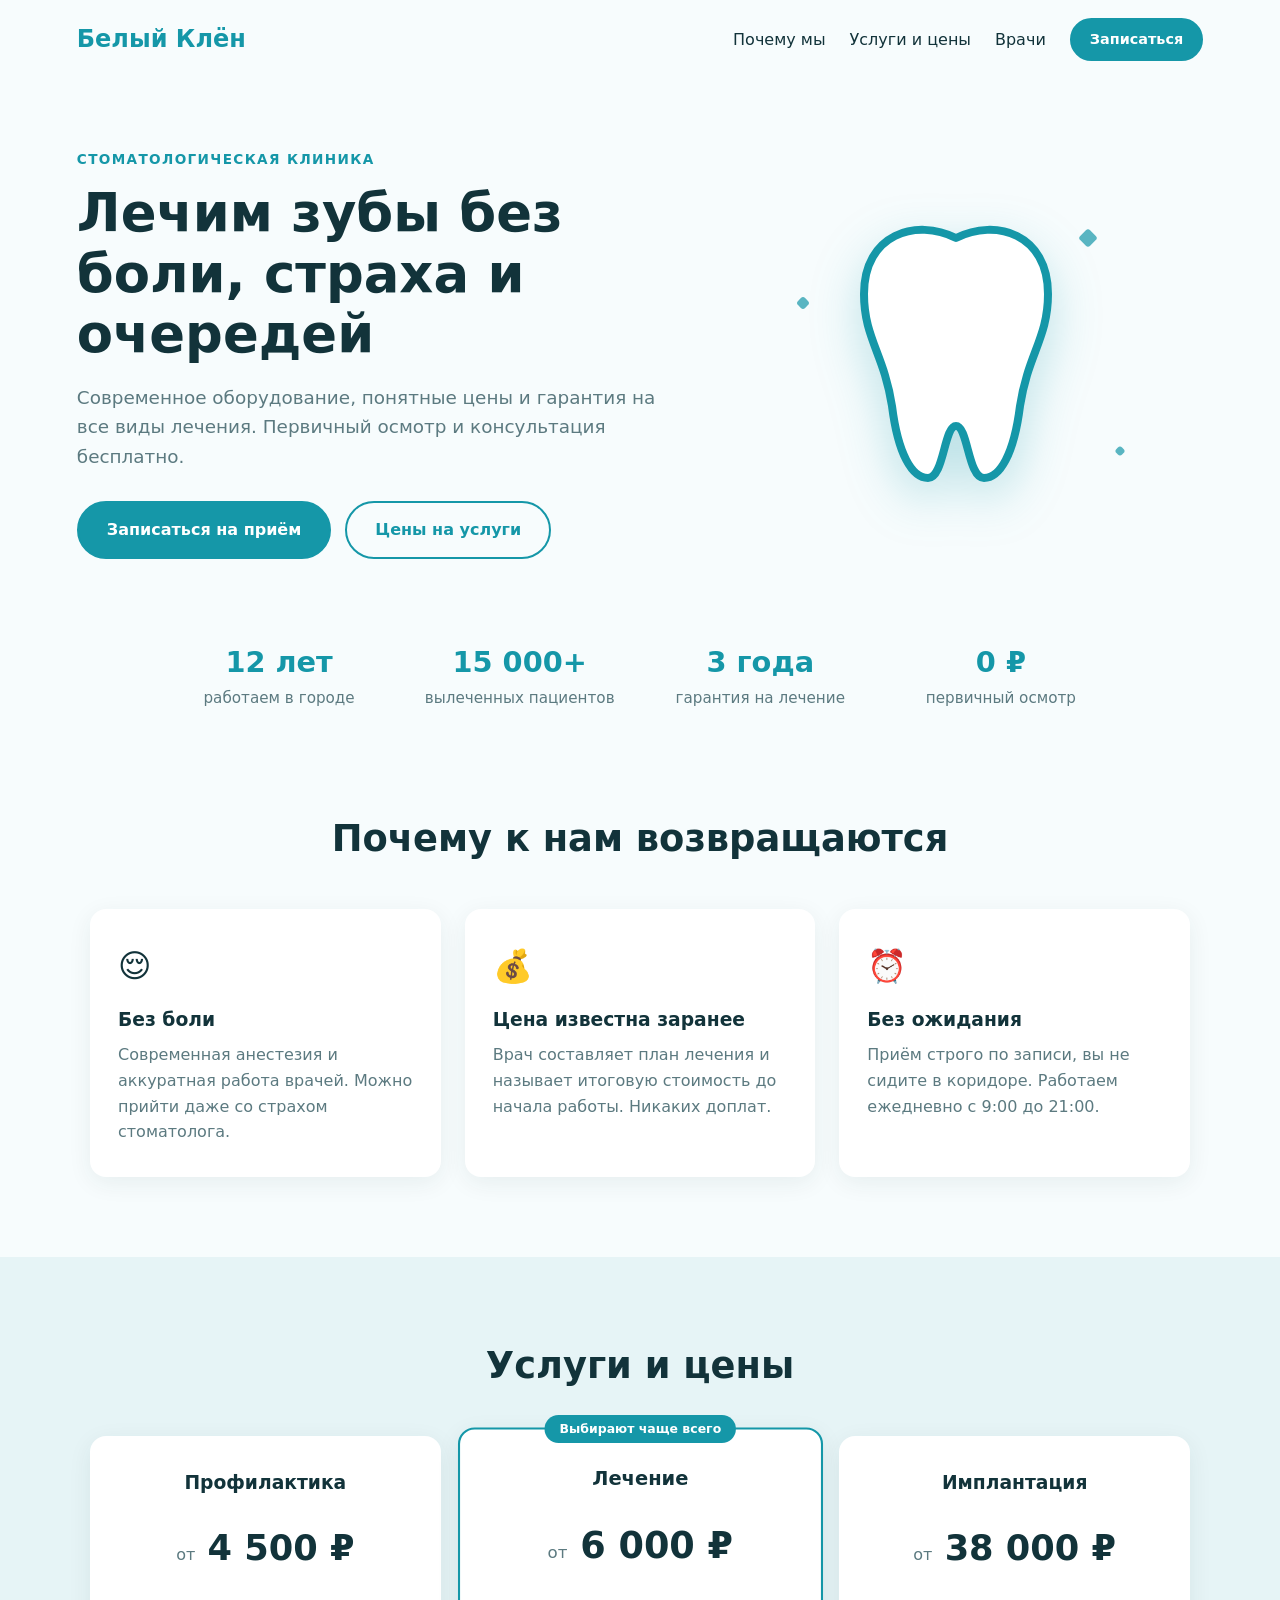
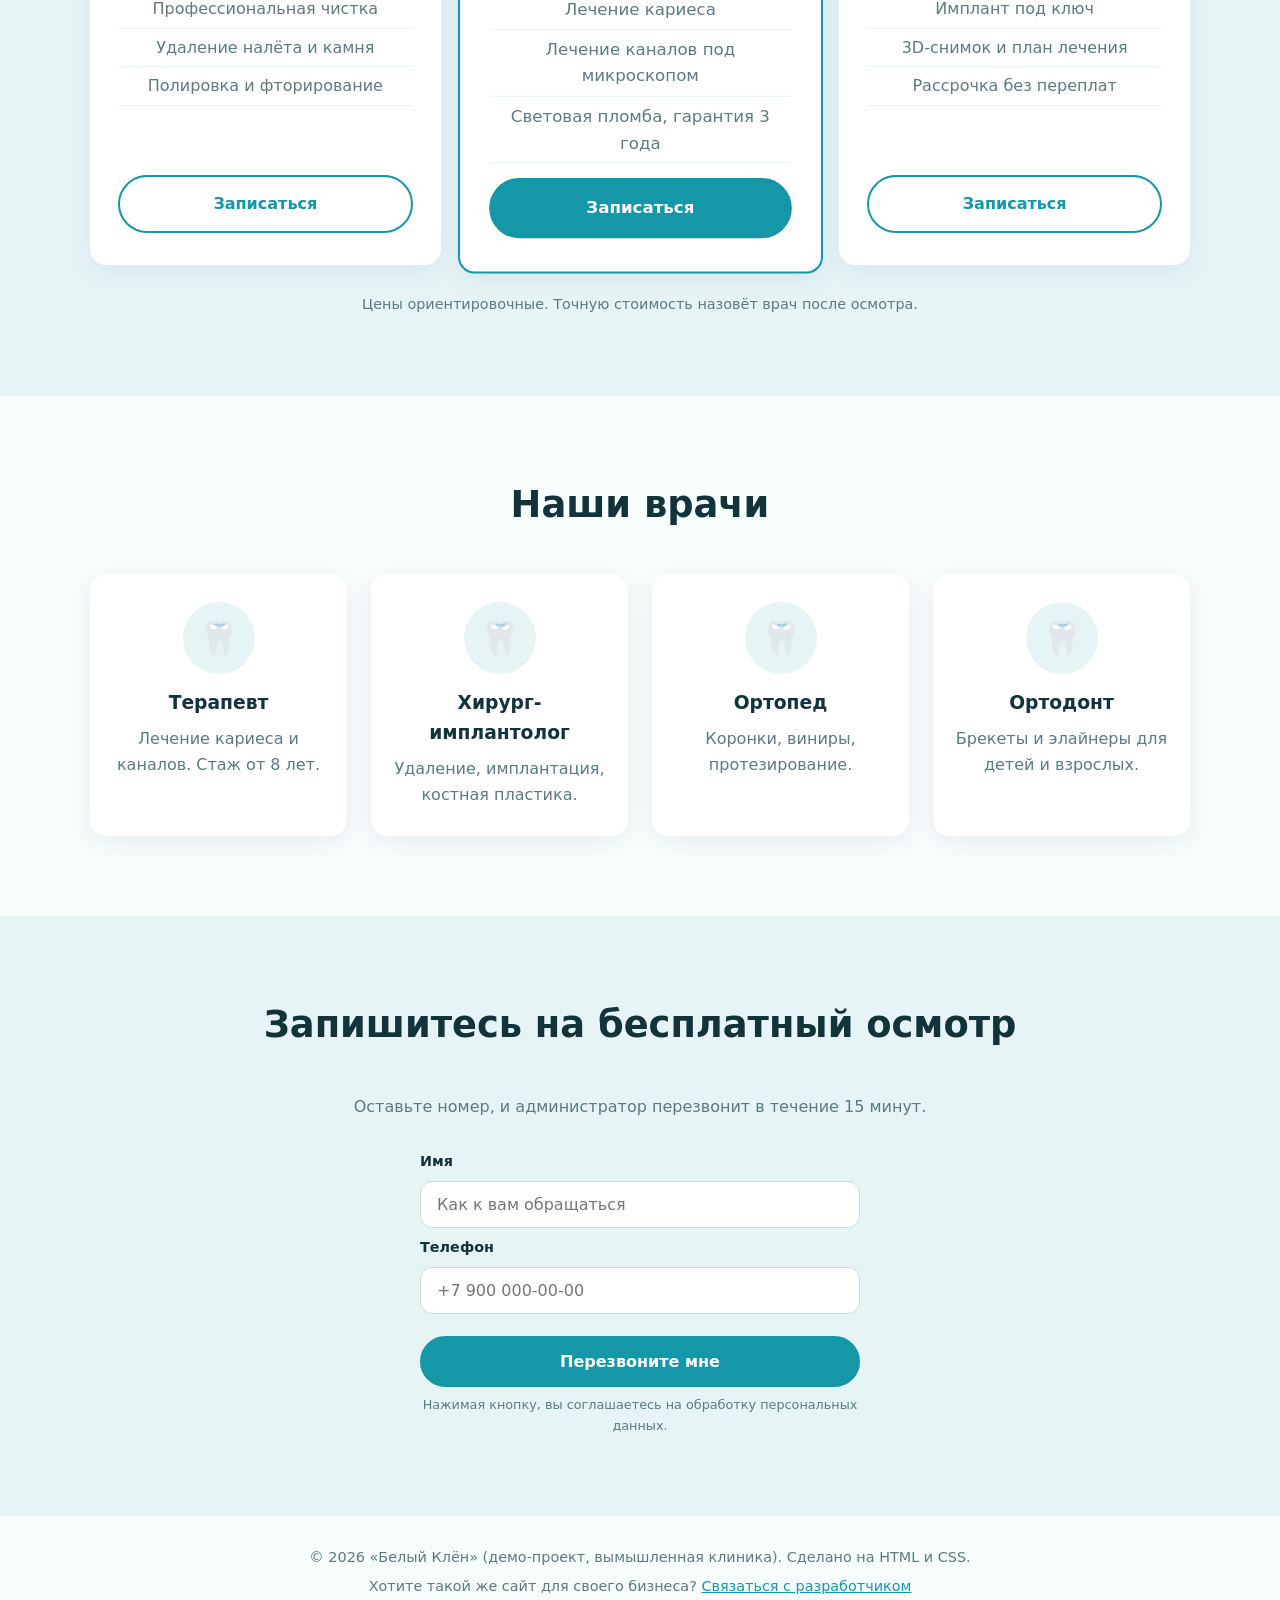
<file: dental-landing/index.html>
<!DOCTYPE html>
<html lang="ru">
<head>
  <meta charset="UTF-8">
  <meta name="viewport" content="width=device-width, initial-scale=1">
  <title>Белый Клён – стоматология без боли и очередей</title>
  <meta name="description" content="Демо-лендинг вымышленной стоматологической клиники. Адаптивная вёрстка, HTML и CSS.">
  <link rel="stylesheet" href="style.css">
</head>
<body>
  <header class="nav">
    <a class="logo" href="#top">Белый Клён</a>
    <nav>
      <a href="#why">Почему мы</a>
      <a href="#services">Услуги и цены</a>
      <a href="#team">Врачи</a>
      <a href="#contact" class="btn btn-small">Записаться</a>
    </nav>
  </header>

  <main id="top">
    <section class="hero">
      <div class="hero-text">
        <p class="eyebrow">Стоматологическая клиника</p>
        <h1>Лечим зубы без боли, страха и очередей</h1>
        <p class="lead">Современное оборудование, понятные цены и гарантия на все виды лечения. Первичный осмотр и консультация бесплатно.</p>
        <div class="hero-actions">
          <a href="#contact" class="btn">Записаться на приём</a>
          <a href="#services" class="btn btn-outline">Цены на услуги</a>
        </div>
      </div>
      <div class="hero-art" aria-hidden="true">
        <svg class="tooth" viewBox="0 0 120 140" xmlns="http://www.w3.org/2000/svg">
          <path d="M60 12C40 2 14 10 14 40c0 22 10 30 14 56 3 24 10 36 18 36 8 0 8-26 14-26s6 26 14 26c8 0 15-12 18-36 4-26 14-34 14-56C106 10 80 2 60 12Z"/>
        </svg>
        <span class="spark sp1"></span><span class="spark sp2"></span><span class="spark sp3"></span>
      </div>
    </section>

    <section class="stats">
      <div><strong>12 лет</strong><span>работаем в городе</span></div>
      <div><strong>15 000+</strong><span>вылеченных пациентов</span></div>
      <div><strong>3 года</strong><span>гарантия на лечение</span></div>
      <div><strong>0 ₽</strong><span>первичный осмотр</span></div>
    </section>

    <section id="why" class="section">
      <h2>Почему к нам возвращаются</h2>
      <div class="grid three">
        <article class="card">
          <div class="icon">😌</div>
          <h3>Без боли</h3>
          <p>Современная анестезия и аккуратная работа врачей. Можно прийти даже со страхом стоматолога.</p>
        </article>
        <article class="card">
          <div class="icon">💰</div>
          <h3>Цена известна заранее</h3>
          <p>Врач составляет план лечения и называет итоговую стоимость до начала работы. Никаких доплат.</p>
        </article>
        <article class="card">
          <div class="icon">⏰</div>
          <h3>Без ожидания</h3>
          <p>Приём строго по записи, вы не сидите в коридоре. Работаем ежедневно с 9:00 до 21:00.</p>
        </article>
      </div>
    </section>

    <section id="services" class="section alt">
      <h2>Услуги и цены</h2>
      <div class="grid three">
        <article class="card price">
          <h3>Профилактика</h3>
          <p class="amount"><small>от</small> 4 500 ₽</p>
          <ul>
            <li>Профессиональная чистка</li>
            <li>Удаление налёта и камня</li>
            <li>Полировка и фторирование</li>
          </ul>
          <a href="#contact" class="btn btn-outline">Записаться</a>
        </article>
        <article class="card price featured">
          <span class="badge">Выбирают чаще всего</span>
          <h3>Лечение</h3>
          <p class="amount"><small>от</small> 6 000 ₽</p>
          <ul>
            <li>Лечение кариеса</li>
            <li>Лечение каналов под микроскопом</li>
            <li>Световая пломба, гарантия 3 года</li>
          </ul>
          <a href="#contact" class="btn">Записаться</a>
        </article>
        <article class="card price">
          <h3>Имплантация</h3>
          <p class="amount"><small>от</small> 38 000 ₽</p>
          <ul>
            <li>Имплант под ключ</li>
            <li>3D-снимок и план лечения</li>
            <li>Рассрочка без переплат</li>
          </ul>
          <a href="#contact" class="btn btn-outline">Записаться</a>
        </article>
      </div>
      <p class="center muted note">Цены ориентировочные. Точную стоимость назовёт врач после осмотра.</p>
    </section>

    <section id="team" class="section">
      <h2>Наши врачи</h2>
      <div class="grid four">
        <article class="card doctor">
          <div class="avatar">🦷</div>
          <h3>Терапевт</h3>
          <p>Лечение кариеса и каналов. Стаж от 8 лет.</p>
        </article>
        <article class="card doctor">
          <div class="avatar">🦷</div>
          <h3>Хирург-имплантолог</h3>
          <p>Удаление, имплантация, костная пластика.</p>
        </article>
        <article class="card doctor">
          <div class="avatar">🦷</div>
          <h3>Ортопед</h3>
          <p>Коронки, виниры, протезирование.</p>
        </article>
        <article class="card doctor">
          <div class="avatar">🦷</div>
          <h3>Ортодонт</h3>
          <p>Брекеты и элайнеры для детей и взрослых.</p>
        </article>
      </div>
    </section>

    <section id="contact" class="section alt">
      <h2>Запишитесь на бесплатный осмотр</h2>
      <p class="center muted">Оставьте номер, и администратор перезвонит в течение 15 минут.</p>
      <form class="form" action="#" method="post" onsubmit="event.preventDefault(); this.querySelector('button').textContent='Заявка отправлена ✓';">
        <label for="name">Имя</label>
        <input id="name" name="name" type="text" placeholder="Как к вам обращаться" required>
        <label for="phone">Телефон</label>
        <input id="phone" name="phone" type="tel" placeholder="+7 900 000-00-00" required>
        <button class="btn" type="submit">Перезвоните мне</button>
        <p class="agree">Нажимая кнопку, вы соглашаетесь на обработку персональных данных.</p>
      </form>
    </section>
  </main>

  <footer class="footer">
    <p>© 2026 «Белый Клён» (демо-проект, вымышленная клиника). Сделано на HTML и CSS.</p>
    <p>Хотите такой же сайт для своего бизнеса? <a href="https://t.me/fuck_thisusename">Связаться с разработчиком</a></p>
  </footer>
</body>
</html>
</file>
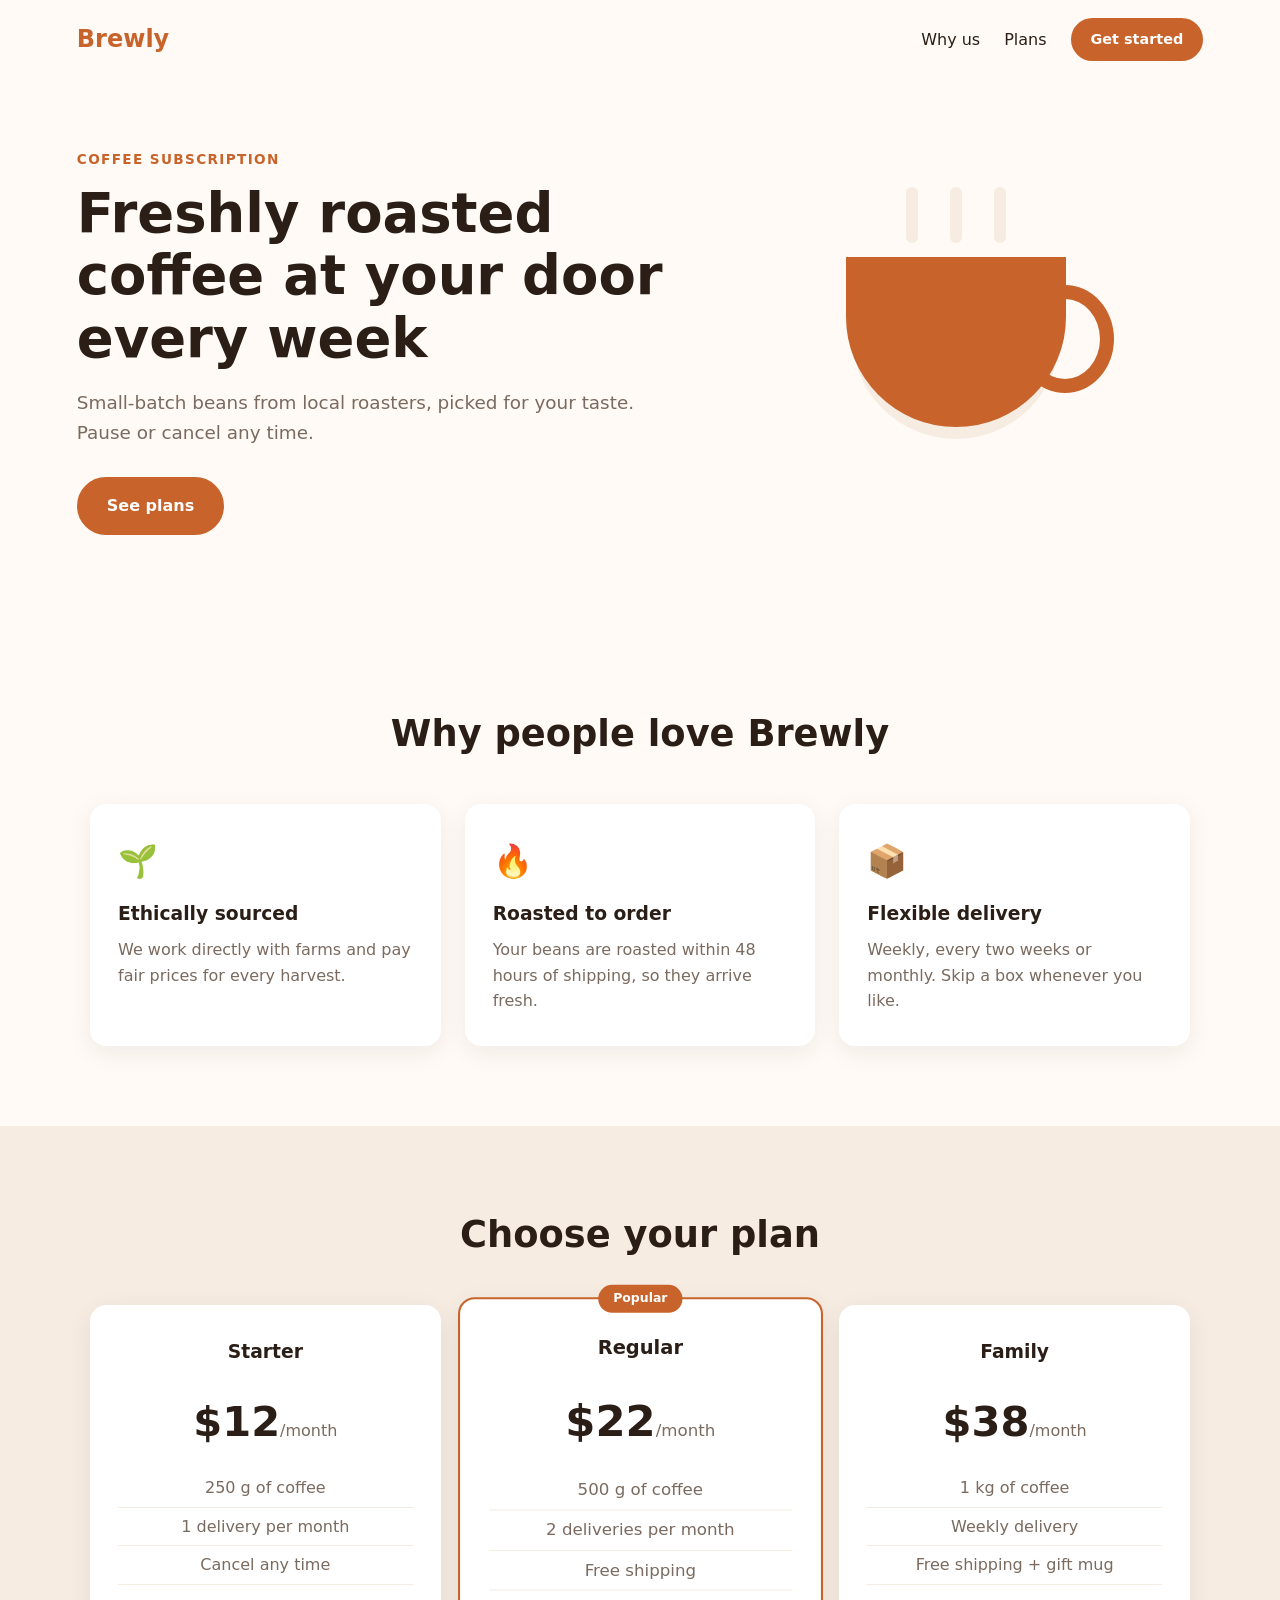
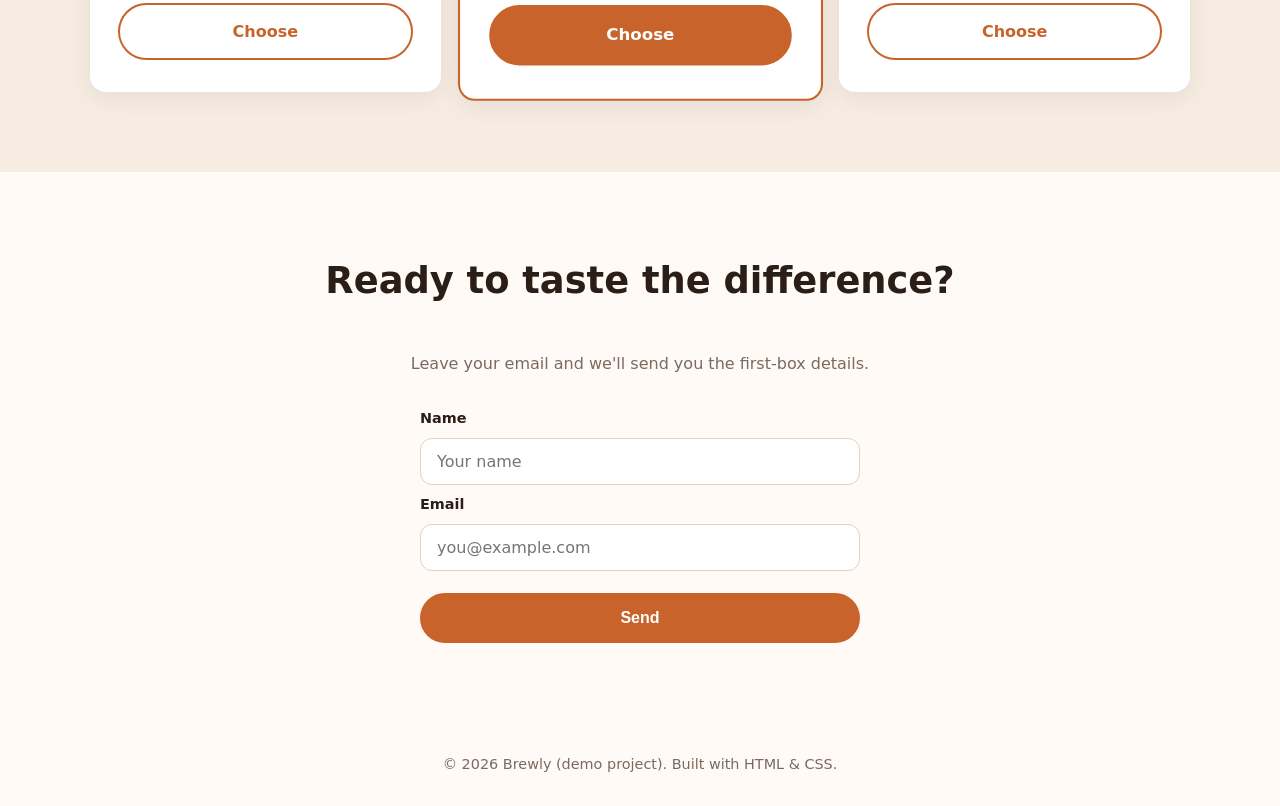
<file: landing-page/index.html>
<!DOCTYPE html>
<html lang="en">
<head>
  <meta charset="UTF-8">
  <meta name="viewport" content="width=device-width, initial-scale=1">
  <title>Brewly – Fresh coffee, delivered</title>
  <meta name="description" content="Demo landing page: a fictional coffee subscription. Responsive HTML and CSS.">
  <link rel="stylesheet" href="style.css">
</head>
<body>
  <header class="nav">
    <a class="logo" href="#top">Brewly</a>
    <nav>
      <a href="#features">Why us</a>
      <a href="#pricing">Plans</a>
      <a href="#contact" class="btn btn-small">Get started</a>
    </nav>
  </header>

  <main id="top">
    <section class="hero">
      <div class="hero-text">
        <p class="eyebrow">Coffee subscription</p>
        <h1>Freshly roasted coffee at your door every week</h1>
        <p class="lead">Small-batch beans from local roasters, picked for your taste. Pause or cancel any time.</p>
        <a href="#pricing" class="btn">See plans</a>
      </div>
      <div class="hero-art" aria-hidden="true">
        <div class="cup">
          <span class="steam s1"></span><span class="steam s2"></span><span class="steam s3"></span>
        </div>
      </div>
    </section>

    <section id="features" class="section">
      <h2>Why people love Brewly</h2>
      <div class="grid three">
        <article class="card">
          <div class="icon">🌱</div>
          <h3>Ethically sourced</h3>
          <p>We work directly with farms and pay fair prices for every harvest.</p>
        </article>
        <article class="card">
          <div class="icon">🔥</div>
          <h3>Roasted to order</h3>
          <p>Your beans are roasted within 48 hours of shipping, so they arrive fresh.</p>
        </article>
        <article class="card">
          <div class="icon">📦</div>
          <h3>Flexible delivery</h3>
          <p>Weekly, every two weeks or monthly. Skip a box whenever you like.</p>
        </article>
      </div>
    </section>

    <section id="pricing" class="section alt">
      <h2>Choose your plan</h2>
      <div class="grid three">
        <article class="card price">
          <h3>Starter</h3>
          <p class="amount">$12<span>/month</span></p>
          <ul><li>250 g of coffee</li><li>1 delivery per month</li><li>Cancel any time</li></ul>
          <a href="#contact" class="btn btn-outline">Choose</a>
        </article>
        <article class="card price featured">
          <span class="badge">Popular</span>
          <h3>Regular</h3>
          <p class="amount">$22<span>/month</span></p>
          <ul><li>500 g of coffee</li><li>2 deliveries per month</li><li>Free shipping</li></ul>
          <a href="#contact" class="btn">Choose</a>
        </article>
        <article class="card price">
          <h3>Family</h3>
          <p class="amount">$38<span>/month</span></p>
          <ul><li>1 kg of coffee</li><li>Weekly delivery</li><li>Free shipping + gift mug</li></ul>
          <a href="#contact" class="btn btn-outline">Choose</a>
        </article>
      </div>
    </section>

    <section id="contact" class="section">
      <h2>Ready to taste the difference?</h2>
      <p class="center muted">Leave your email and we'll send you the first-box details.</p>
      <form class="form" action="#" method="post" onsubmit="event.preventDefault(); this.querySelector('button').textContent='Thank you! ✓';">
        <label for="name">Name</label>
        <input id="name" name="name" type="text" placeholder="Your name" required>
        <label for="email">Email</label>
        <input id="email" name="email" type="email" placeholder="you@example.com" required>
        <button class="btn" type="submit">Send</button>
      </form>
    </section>
  </main>

  <footer class="footer">
    <p>© 2026 Brewly (demo project). Built with HTML &amp; CSS.</p>
  </footer>
</body>
</html>
</file>
<file: dental-landing/style.css>
:root {
  --bg: #f7fcfd;
  --bg-alt: #e6f4f6;
  --ink: #12333a;
  --muted: #5c7a80;
  --accent: #1597a8;
  --accent-dark: #0f7685;
  --card: #ffffff;
  --radius: 16px;
}

* { box-sizing: border-box; margin: 0; padding: 0; }
html { scroll-behavior: smooth; }

body {
  font-family: system-ui, -apple-system, "Segoe UI", Roboto, sans-serif;
  background: var(--bg);
  color: var(--ink);
  line-height: 1.6;
}

a { color: inherit; text-decoration: none; }

/* Navigation */
.nav {
  display: flex;
  align-items: center;
  justify-content: space-between;
  padding: 18px 6vw;
  position: sticky;
  top: 0;
  background: rgba(247, 252, 253, 0.92);
  backdrop-filter: blur(8px);
  z-index: 10;
}
.logo { font-size: 1.5rem; font-weight: 800; color: var(--accent); }
.nav nav { display: flex; align-items: center; gap: 24px; }
.nav nav a:not(.btn):hover { color: var(--accent); }

/* Buttons */
.btn {
  display: inline-block;
  background: var(--accent);
  color: #fff;
  padding: 14px 28px;
  border: 2px solid var(--accent);
  border-radius: 999px;
  font-weight: 600;
  font-size: 1rem;
  font-family: inherit;
  cursor: pointer;
  text-align: center;
  transition: background 0.2s, color 0.2s;
}
.btn:hover { background: var(--accent-dark); border-color: var(--accent-dark); }
.btn-small { padding: 8px 18px; font-size: 0.9rem; }
.btn-outline { background: transparent; color: var(--accent); }
.btn-outline:hover { background: var(--accent); color: #fff; }

/* Hero */
.hero {
  display: grid;
  grid-template-columns: 1.2fr 1fr;
  align-items: center;
  gap: 40px;
  padding: 70px 6vw 80px;
}
.eyebrow {
  color: var(--accent);
  font-weight: 700;
  letter-spacing: 0.1em;
  text-transform: uppercase;
  font-size: 0.85rem;
  margin-bottom: 12px;
}
h1 { font-size: clamp(2rem, 5vw, 3.3rem); line-height: 1.15; margin-bottom: 18px; }
.lead { font-size: 1.15rem; color: var(--muted); max-width: 32em; margin-bottom: 30px; }
.hero-actions { display: flex; flex-wrap: wrap; gap: 14px; }

/* Tooth illustration */
.hero-art { position: relative; display: flex; justify-content: center; }
.tooth {
  width: 240px;
  fill: #fff;
  stroke: var(--accent);
  stroke-width: 4;
  stroke-linejoin: round;
  filter: drop-shadow(0 18px 24px rgba(21, 151, 168, 0.25));
  animation: float 4s ease-in-out infinite;
}
.spark {
  position: absolute;
  width: 14px;
  height: 14px;
  background: var(--accent);
  border-radius: 3px;
  transform: rotate(45deg);
  opacity: 0.7;
  animation: twinkle 2.6s ease-in-out infinite;
}
.sp1 { top: 6%; right: 22%; }
.sp2 { top: 30%; left: 18%; width: 10px; height: 10px; animation-delay: 0.8s; }
.sp3 { bottom: 14%; right: 16%; width: 8px; height: 8px; animation-delay: 1.6s; }
@keyframes float {
  0%, 100% { transform: translateY(0); }
  50% { transform: translateY(-12px); }
}
@keyframes twinkle {
  0%, 100% { opacity: 0.2; transform: rotate(45deg) scale(0.7); }
  50% { opacity: 0.9; transform: rotate(45deg) scale(1.1); }
}

/* Stats strip */
.stats {
  display: grid;
  grid-template-columns: repeat(4, 1fr);
  gap: 16px;
  max-width: 1100px;
  margin: 0 auto;
  padding: 0 6vw 20px;
  text-align: center;
}
.stats strong { display: block; font-size: 1.8rem; color: var(--accent); }
.stats span { color: var(--muted); font-size: 0.95rem; }

/* Sections */
.section { padding: 80px 6vw; }
.section.alt { background: var(--bg-alt); }
h2 { text-align: center; font-size: clamp(1.6rem, 3.5vw, 2.3rem); margin-bottom: 40px; }
.center { text-align: center; }
.muted { color: var(--muted); }
.note { margin-top: 28px; font-size: 0.9rem; }

.grid { display: grid; gap: 24px; max-width: 1100px; margin: 0 auto; }
.grid.three { grid-template-columns: repeat(3, 1fr); }
.grid.four { grid-template-columns: repeat(4, 1fr); }

.card {
  background: var(--card);
  padding: 32px 28px;
  border-radius: var(--radius);
  box-shadow: 0 6px 24px rgba(18, 51, 58, 0.07);
}
.card h3 { margin-bottom: 8px; }
.card p { color: var(--muted); }
.icon { font-size: 2rem; margin-bottom: 12px; }

/* Pricing */
.price { text-align: center; position: relative; display: flex; flex-direction: column; gap: 14px; }
.price.featured { border: 2px solid var(--accent); transform: scale(1.04); }
.amount { font-size: 2.2rem; font-weight: 800; color: var(--ink) !important; }
.amount small { font-size: 1rem; font-weight: 400; color: var(--muted); }
.price ul { list-style: none; color: var(--muted); }
.price li { padding: 6px 0; border-bottom: 1px solid var(--bg-alt); }
.price .btn { margin-top: auto; }
.badge {
  position: absolute;
  top: -14px;
  left: 50%;
  transform: translateX(-50%);
  background: var(--accent);
  color: #fff;
  font-size: 0.75rem;
  font-weight: 700;
  padding: 4px 14px;
  border-radius: 999px;
  white-space: nowrap;
}

/* Doctors */
.doctor { text-align: center; padding: 28px 20px; }
.avatar {
  width: 72px;
  height: 72px;
  margin: 0 auto 14px;
  display: grid;
  place-items: center;
  font-size: 2rem;
  background: var(--bg-alt);
  border-radius: 50%;
}

/* Form */
.form {
  max-width: 440px;
  margin: 30px auto 0;
  display: flex;
  flex-direction: column;
  gap: 8px;
}
.form label { font-weight: 600; font-size: 0.9rem; }
.form input {
  padding: 13px 16px;
  border: 1.5px solid #c5dde1;
  border-radius: 12px;
  font-size: 1rem;
  font-family: inherit;
  background: #fff;
}
.form input:focus { outline: none; border-color: var(--accent); }
.form .btn { margin-top: 14px; }
.agree { font-size: 0.8rem; color: var(--muted); text-align: center; }

.footer { text-align: center; padding: 30px 6vw; color: var(--muted); font-size: 0.9rem; }
.footer p + p { margin-top: 6px; }
.footer a { color: var(--accent); text-decoration: underline; }

/* Tablet & mobile */
@media (max-width: 900px) {
  .grid.four { grid-template-columns: repeat(2, 1fr); }
  .stats { grid-template-columns: repeat(2, 1fr); }
}
@media (max-width: 820px) {
  .hero { grid-template-columns: 1fr; text-align: center; padding-top: 40px; }
  .lead { margin-left: auto; margin-right: auto; }
  .hero-actions { justify-content: center; }
  .hero-art { order: -1; }
  .tooth { width: 180px; }
  .grid.three { grid-template-columns: 1fr; max-width: 460px; }
  .price.featured { transform: none; }
  .nav nav a:not(.btn) { display: none; }
  .section { padding: 60px 6vw; }
}
@media (max-width: 480px) {
  .grid.four { grid-template-columns: 1fr; max-width: 460px; }
}
</file>
<file: landing-page/style.css>
:root {
  --bg: #fffaf5;
  --bg-alt: #f6ece2;
  --ink: #2a1e17;
  --muted: #7a6a5f;
  --accent: #c8642b;
  --accent-dark: #a44e1e;
  --card: #ffffff;
  --radius: 16px;
}

* { box-sizing: border-box; margin: 0; padding: 0; }
html { scroll-behavior: smooth; }

body {
  font-family: system-ui, -apple-system, "Segoe UI", Roboto, sans-serif;
  background: var(--bg);
  color: var(--ink);
  line-height: 1.6;
}

a { color: inherit; text-decoration: none; }

/* Navigation */
.nav {
  display: flex;
  align-items: center;
  justify-content: space-between;
  padding: 18px 6vw;
  position: sticky;
  top: 0;
  background: rgba(255, 250, 245, 0.92);
  backdrop-filter: blur(8px);
  z-index: 10;
}
.logo { font-size: 1.5rem; font-weight: 800; color: var(--accent); }
.nav nav { display: flex; align-items: center; gap: 24px; }
.nav nav a:not(.btn):hover { color: var(--accent); }

/* Buttons */
.btn {
  display: inline-block;
  background: var(--accent);
  color: #fff;
  padding: 14px 28px;
  border: 2px solid var(--accent);
  border-radius: 999px;
  font-weight: 600;
  font-size: 1rem;
  cursor: pointer;
  transition: background 0.2s, color 0.2s;
}
.btn:hover { background: var(--accent-dark); border-color: var(--accent-dark); }
.btn-small { padding: 8px 18px; font-size: 0.9rem; }
.btn-outline { background: transparent; color: var(--accent); }
.btn-outline:hover { background: var(--accent); color: #fff; }

/* Hero */
.hero {
  display: grid;
  grid-template-columns: 1.2fr 1fr;
  align-items: center;
  gap: 40px;
  padding: 70px 6vw 90px;
}
.eyebrow {
  color: var(--accent);
  font-weight: 700;
  letter-spacing: 0.1em;
  text-transform: uppercase;
  font-size: 0.85rem;
  margin-bottom: 12px;
}
h1 { font-size: clamp(2rem, 5vw, 3.4rem); line-height: 1.15; margin-bottom: 18px; }
.lead { font-size: 1.15rem; color: var(--muted); max-width: 32em; margin-bottom: 30px; }

/* CSS-only coffee cup */
.hero-art { display: flex; justify-content: center; }
.cup {
  position: relative;
  width: 220px;
  height: 170px;
  background: var(--accent);
  border-radius: 0 0 110px 110px;
  box-shadow: 0 18px 0 -6px var(--bg-alt);
}
.cup::before {
  content: "";
  position: absolute;
  right: -48px;
  top: 28px;
  width: 70px;
  height: 80px;
  border: 14px solid var(--accent);
  border-radius: 50%;
}
.steam {
  position: absolute;
  top: -70px;
  width: 12px;
  height: 56px;
  background: var(--bg-alt);
  border-radius: 12px;
  animation: rise 2.4s ease-in-out infinite;
}
.s1 { left: 60px; }
.s2 { left: 104px; animation-delay: 0.5s; }
.s3 { left: 148px; animation-delay: 1s; }
@keyframes rise {
  0%, 100% { transform: translateY(0); opacity: 0.4; }
  50% { transform: translateY(-14px); opacity: 1; }
}

/* Sections */
.section { padding: 80px 6vw; }
.section.alt { background: var(--bg-alt); }
h2 { text-align: center; font-size: clamp(1.6rem, 3.5vw, 2.3rem); margin-bottom: 40px; }
.center { text-align: center; }
.muted { color: var(--muted); }

.grid { display: grid; gap: 24px; max-width: 1100px; margin: 0 auto; }
.grid.three { grid-template-columns: repeat(3, 1fr); }

.card {
  background: var(--card);
  padding: 32px 28px;
  border-radius: var(--radius);
  box-shadow: 0 6px 24px rgba(42, 30, 23, 0.07);
}
.card h3 { margin-bottom: 8px; }
.card p { color: var(--muted); }
.icon { font-size: 2rem; margin-bottom: 12px; }

/* Pricing */
.price { text-align: center; position: relative; display: flex; flex-direction: column; gap: 14px; }
.price.featured { border: 2px solid var(--accent); transform: scale(1.04); }
.amount { font-size: 2.6rem; font-weight: 800; color: var(--ink) !important; }
.amount span { font-size: 1rem; font-weight: 400; color: var(--muted); }
.price ul { list-style: none; color: var(--muted); }
.price li { padding: 6px 0; border-bottom: 1px solid var(--bg-alt); }
.price .btn { margin-top: auto; }
.badge {
  position: absolute;
  top: -14px;
  left: 50%;
  transform: translateX(-50%);
  background: var(--accent);
  color: #fff;
  font-size: 0.75rem;
  font-weight: 700;
  padding: 4px 14px;
  border-radius: 999px;
}

/* Form */
.form {
  max-width: 440px;
  margin: 30px auto 0;
  display: flex;
  flex-direction: column;
  gap: 8px;
}
.form label { font-weight: 600; font-size: 0.9rem; }
.form input {
  padding: 13px 16px;
  border: 1.5px solid #e0d2c4;
  border-radius: 12px;
  font-size: 1rem;
  font-family: inherit;
  background: #fff;
}
.form input:focus { outline: none; border-color: var(--accent); }
.form .btn { margin-top: 14px; }

.footer { text-align: center; padding: 30px 6vw; color: var(--muted); font-size: 0.9rem; }

/* Tablet & mobile */
@media (max-width: 820px) {
  .hero { grid-template-columns: 1fr; text-align: center; padding-top: 40px; }
  .lead { margin-left: auto; margin-right: auto; }
  .hero-art { order: -1; padding-top: 70px; }
  .grid.three { grid-template-columns: 1fr; max-width: 460px; }
  .price.featured { transform: none; }
  .nav nav a:not(.btn) { display: none; }
  .section { padding: 60px 6vw; }
}
</file>
